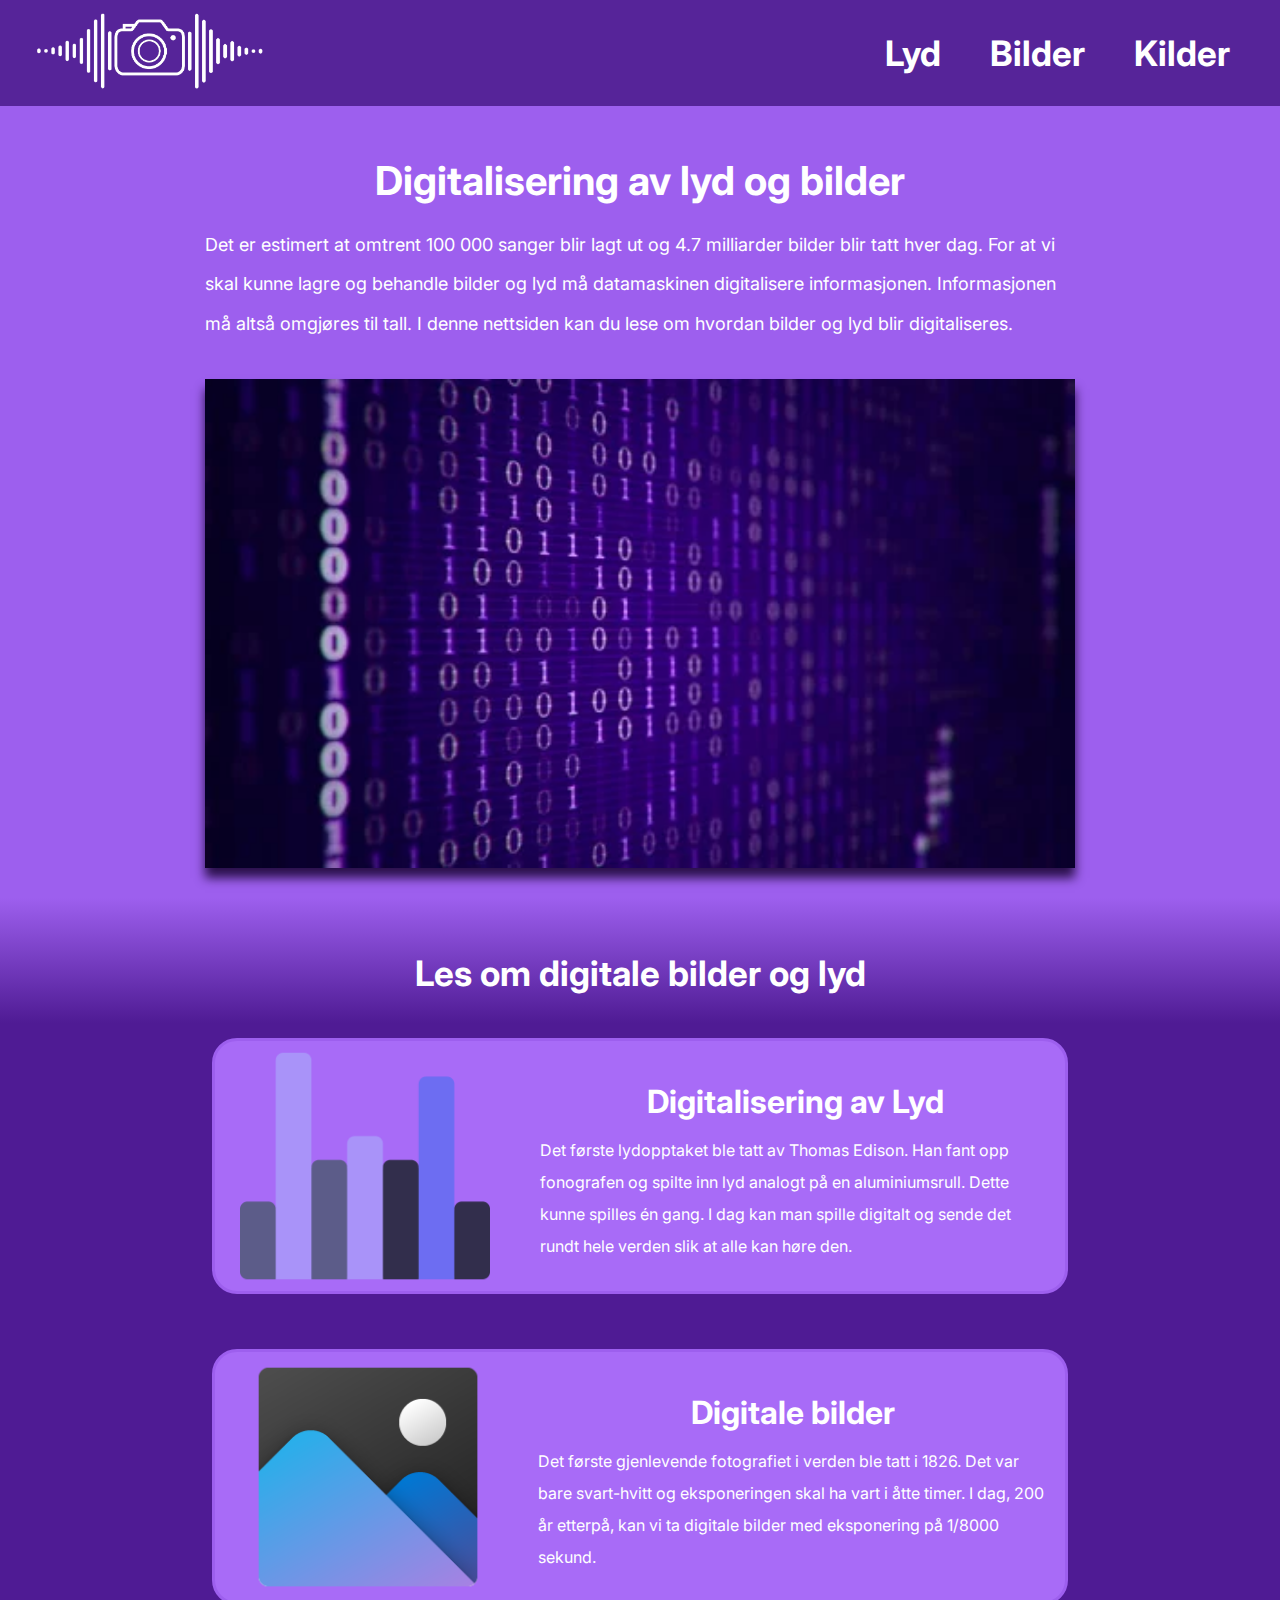
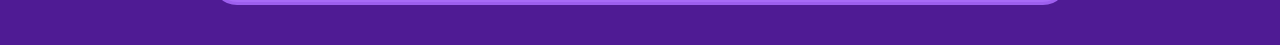
<file: LydBilde/index.html>
<!DOCTYPE html>
<html lang="no">
<head>
    <meta charset="UTF-8">
    <meta http-equiv="X-UA-Compatible" content="IE=edge">
    <meta name="viewport" content="width=device-width, initial-scale=1.0">
    <title>LydBilde</title>
    <link rel="stylesheet" href="hoved.css">
    <link rel="preconnect" href="https://fonts.googleapis.com">
    <link rel="preconnect" href="https://fonts.gstatic.com" crossorigin>
    <link href="https://fonts.googleapis.com/css2?family=Inter&display=swap" rel="stylesheet">
</head>
<body>
    <header>
        <a href="index.html">
        <img src="Bilder/LOOOOGOOOOOO.png" alt="">
        </a>
        <nav>
            <a href="lyd.html">Lyd</a>
            <a href="bilde.html">Bilder</a>
            <a href="kilder.html">Kilder</a>
        </nav>

        <div class="hamburger">
            <span class="bar"></span>
            <span class="bar"></span>
            <span class="bar"></span>
        </div>

    </header>

    <main>
        <img src="Bilder/binary.jpg" alt="">

        <article>
           <h1>Digitalisering av lyd og bilder</h1>
           <p>Det er estimert at omtrent 100 000 sanger blir lagt ut og 4.7 milliarder bilder blir tatt hver dag. For at vi skal kunne lagre og behandle bilder og lyd må datamaskinen digitalisere informasjonen. Informasjonen må altså omgjøres til tall. I denne nettsiden kan du lese om hvordan bilder og lyd blir digitaliseres. </p>
       </article>

   </main>

   <div id="gradient">
    <br><br><br>
    <h2>Les om digitale bilder og lyd</h2>
   </div>

   <article class="siste">
   <div class="navbox">

    <a href="lyd.html">
    <div class="box">
        <img id="digaudio" src="Bilder/brur.png" alt="Bilde av en lydbølge">
        
        <div class="info">
         <h1>Digitalisering av Lyd</h1>   
        <p>Det første lydopptaket ble tatt av Thomas Edison. Han fant opp fonografen og spilte inn lyd analogt på en aluminiumsrull. Dette kunne spilles én gang.  I dag kan man spille digitalt og sende det rundt hele verden slik at alle kan høre den.</p>
        </div>
    </div>
    </a>

    <a href="bilde.html">
    <div class="box">
        <img  id="digbilde" src="Bilder/digitalebilder.png" alt="Bilde av photoshop logoen">

        <div class="info">
        <h1>Digitale bilder</h1>

        <p>Det første gjenlevende fotografiet i verden ble tatt i 1826. Det var bare svart-hvitt og eksponeringen skal ha vart i åtte timer. I dag, 200 år etterpå, kan vi ta digitale bilder med eksponering på 1/8000 sekund.
        </p>
        </div>
    </div>
   </a>

   </div>
    </article>

    <script src="hamburger.js"></script>
</body>
</html>
</file>
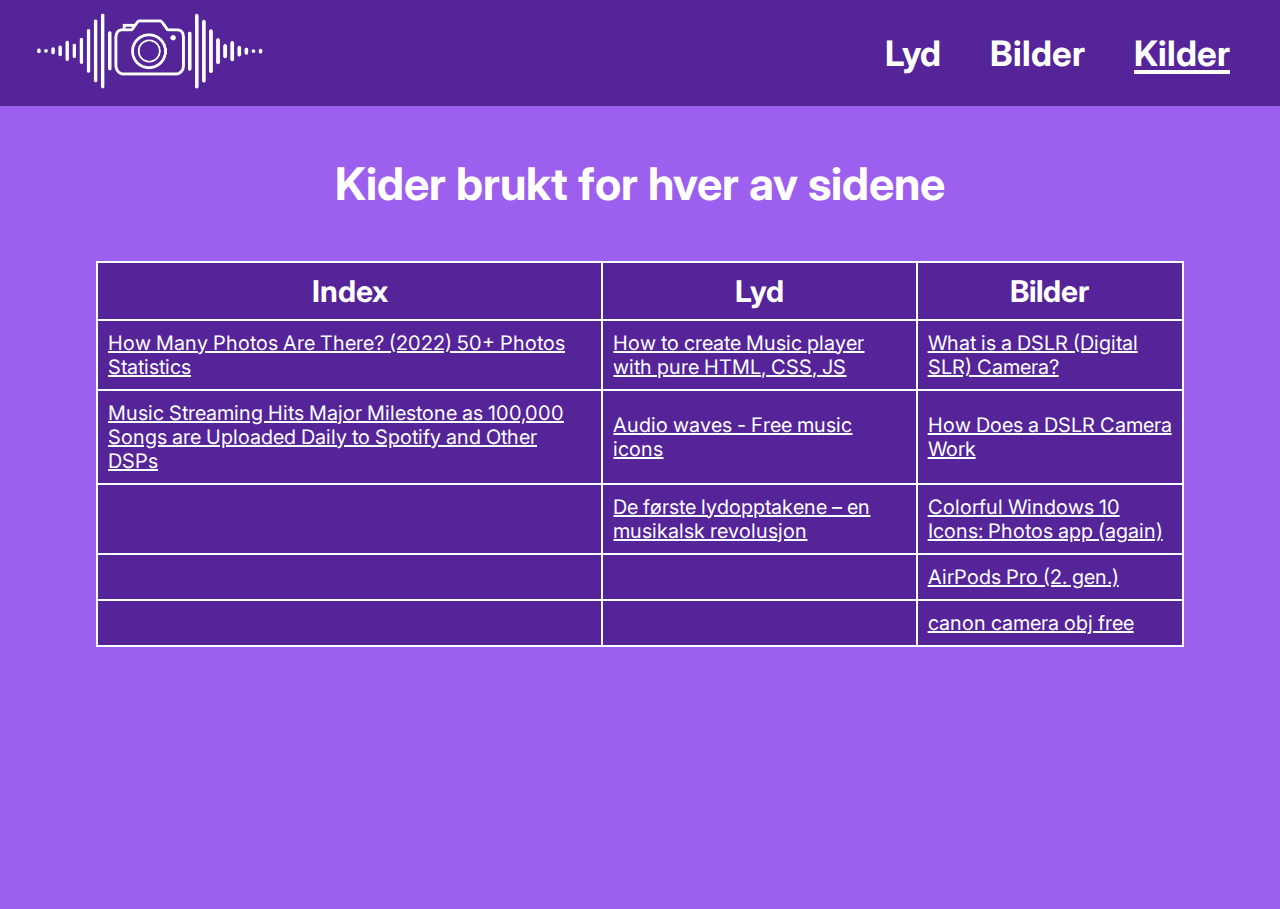
<file: LydBilde/kilder.html>
<!DOCTYPE html>
<html lang="no">
<head>
    <meta charset="UTF-8">
    <meta http-equiv="X-UA-Compatible" content="IE=edge">
    <meta name="viewport" content="width=device-width, initial-scale=1.0">
    <title>kilder</title>
    <link rel="stylesheet" href="kilder.css">
    <link rel="preconnect" href="https://fonts.googleapis.com">
    <link rel="preconnect" href="https://fonts.gstatic.com" crossorigin>
    <link href="https://fonts.googleapis.com/css2?family=Inter&display=swap" rel="stylesheet">
</head>
<body>
    <header>
        <a href="index.html">
        <img src="Bilder/LOOOOGOOOOOO.png" alt="">
        </a>

        <nav>
            <a href="lyd.html">Lyd</a>
            <a href="bilde.html">Bilder</a>
            <a id="underline" href="">Kilder</a>
        </nav>

        
        <div class="hamburger">
            <span class="bar"></span>
            <span class="bar"></span>
            <span class="bar"></span>
        </div>
    </header>

    <h1>Kider brukt for hver av sidene</h1>

    <div class="kildeliste">
        
        <table>
            <thead>
                <tr>
                    <th>Index</th>
                    <th>Lyd</th>
                    <th>Bilder</th>
                </tr>
            </thead>
            <tbody>
                <tr>
                    <td>
                        <a href="https://photutorial.com/photos-statistics/">How Many Photos Are There? (2022) 50+ Photos Statistics</a>
                    </td>
                    <td>
                        <a href="https://www.youtube.com/watch?v=Zf_psaJ-wP4&t=70s">How to create Music player with pure HTML, CSS, JS</a>
                    </td>
                    <td>
                        <a href="https://photographylife.com/what-is-a-dslr">What is a DSLR (Digital SLR) Camera?</a>
                    </td>
                </tr>
                <tr>
                    <td>
                        <a href="https://variety.com/2022/music/news/new-songs-100000-being-released-every-day-dsps-1235395788/">Music Streaming Hits Major Milestone as 100,000 Songs are Uploaded Daily to Spotify and Other DSPs</a>
                    </td>
                    <td>
                        <a href="https://www.flaticon.com/free-icon/audio-waves_5580131?related_id=5580041&origin=search">Audio waves - Free music icons</a>
                    </td>
                    <td>
                        <a href="https://www.youtube.com/watch?v=W34sLbAsFhM">How Does a DSLR Camera Work</a>
                    </td>
                </tr>
                <tr>
                    <td>
                        
                    </td>
                    <td>
                        <a href="https://www.nb.no/historier-fra-samlingen/oppfinnelsen-som-revolusjonerte-musikkforskningen/">De første lydopptakene – en musikalsk revolusjon</a>
                    </td>
                    <td>
                        <a href="https://winaero.com/colorful-windows-10-icons-photos-app-again/">Colorful Windows 10 Icons: Photos app (again)</a>
                    </td>
                </tr>
                <tr>
                    <td>
                        
                    </td>
                    <td>
                        
                    </td>
                    <td>
                        <a href="https://www.apple.com/no/airpods-pro/">AirPods Pro (2. gen.)</a>
                    </td>
                </tr>
                <tr>
                    <td>
                        
                    </td>
                    <td>
                        
                    </td>
                    <td>
                        <a href="https://www.turbosquid.com/3d-models/canon-camera-obj-free/1138743">canon camera obj free</a>
                    </td>
                </tr>

            </tbody>

        </table>

    </div>
    <script src="hamburger.js"></script>
</body>
</html>
</file>
<file: LydBilde/hoved.css>
*{
    margin:0px;
    padding:0px;
    box-sizing: border-box;
}

body{
    background-color:#9d5fee;
}


header{
    display:flex;
    justify-content:space-between;
    background-color:#562499;
}


header > a > img{
    width:230px;
    margin-left:35px;
    padding:10px 0px;
    filter:invert(1);
}

nav{
    font-family: 'Inter', sans-serif;
    font-size:35px;
    margin: auto 30px;
}



nav > a{
    margin: 0px 20px;
    color:white;
    font-weight: bold;
    text-decoration: none;
    position:relative;
}

nav > a::before{
    position:absolute;
    content:"";
    background-color:white;
    height:4px;
    width:0%;
    bottom:0;
    transition-property:width;
    transition-duration:250ms;
}

nav > a:hover::before{
    width:100%;
}



.hamburger{
    display:none;
    cursor:pointer;
    margin:auto 30px;
}

.bar{
    display:block;
    width:50px;
    height:6px;
    margin:12px auto;
    -webkit-transition: all 0,3s ease-in-out;
    transition: all 0.3s ease-in-out;
    background-color:white;
    border-radius:10px;

}







main{
    display:flex;
    flex-direction:row;
    align-items:center;
    justify-content:space-between;
    width:85%;
    margin:30px auto;
}



main > article{
    width:90%;
    margin-left:40px;
}

main > article > h1{
    color:white;
    font-size:45px;
    font-family: 'Inter', sans-serif;
    margin: 20px 0px;
}

main > article > p{
    color:white;
    font-family: 'Inter', sans-serif;
    line-height:2.2;
    font-size:18px;
}


main > img{
    margin-top:35px;
    width:70%;
    box-shadow: 0 10px 10px 0 #2b114c;
}

#gradient{
    width:100%;
    height:125px;
    background: linear-gradient(#9d5fee, #4F1B94);
}

#gradient > h2{
    text-align:center;
    font-family: 'Inter', sans-serif;
    color:white;
    font-size:35px;
}

.siste{
    background-color:#4F1B94;
    height:100%;
    width:100%;
}

.navbox{
    display:flex;
    justify-content: space-evenly;
}


.box{
    display:flex;
    align-items:center;
    justify-content: space-around;
    margin:20px 20px;
    border: solid 3px #9d5fee;
    border-radius:25px;
    background-color:#a86bf7;
    transition:ease-in 0.3s;
    color:white;
    font-size:13px;
    line-height:2;
    font-family: 'Inter', sans-serif;
    cursor:pointer;
}



.box:hover{
    background-color:#c298f9;
}

.box > img {
    width:250px;
    height:250px;
    margin:0px 10px;
    
}


.box > #digaudio{
    margin-right:20px;
}

.info{
    display:flex;
    flex-direction:column;
    align-items:center;
    width:50%
}

.navbox > a{
    text-decoration:none;
    width:45%;
    height:100%;
    padding-bottom:50px;
    padding-top:20px;
}



@media(max-width:1500px){
    main > article > h1{
        font-size:35px;
    }
}

@media(max-width:1280px){
    main > article > h1{
        font-size:40px;
    }

    .navbox > a{
        width:70%;
        padding-bottom:40px;
        padding-top:15px;
    }


    .navbox{
        flex-direction:column;
        align-items:center;
        justify-content: center;;
    }


    .box{
        font-size:16px;
        margin:0px 20px;
    }

    .box > img {
        width:250px;
        height:250px;

        
    }

    .box > .info{
        width:60%;
    }

    main{
        flex-direction:column-reverse;
    }

    main > img{
        width:80%;
    }


    main > article{
        width:80%;
        margin:0px;
    }

    main > article >h1{
        text-align: center;
    }

}

@media(max-width:820px){

    main{
        width:100%
    }

    .navbox > a{
        width:65%;
    }

    .box{
        flex-direction:column-reverse;
    }

    .box > .info{
        width:90%; 
        text-align:center;
        padding:10px;
    }

    .box > img{
        height:fit-content;
        width:90%;
    }


}

@media(max-width:768px){
    .hamburger{
        display:block;
    }

    .hamburger.active .bar:nth-child(2){
        opacity:0;
    }

    .hamburger.active .bar:nth-child(1){
        transform:translateY(18px) rotate(45deg);
    }

    
    .hamburger.active .bar:nth-child(3){
        transform:translateY(-18px) rotate(-45deg);
    }

    nav{
        display:flex;
        position:absolute;
        left:-100%;
        top:100px;
        gap:0;
        flex-direction:column;
        background-color:#562499;
        width:100%;
        text-align: center;
        transition:0.2s;
        margin:0;
    }

    nav > a {
        margin:0px;
        border-top: solid;
        border-width:2px;
        border-color:white;
        padding-top:30px;
        padding-bottom:30px;
    }

    nav.active{
        left:0;
    }

    nav a:nth-child(3){
        border-bottom: solid;
        border-width:2px;
        border-color:white;
        padding-bottom:30px;
        margin:0;
    }

    nav > a::before{
        height:0;
    }
}


@media(max-width:650px){

    .navbox > a{
        width:100%;
    }

    .navbox > a:nth-child(1){
        margin-top:30px;
    }

    

    .box > .info{
        width:100%;
    }

    .box > img{
        width:100%;
        height: fit-content;
    }

    .box > #digaudio {
        width:95%;
    }

}
</file>
<file: LydBilde/kilder.css>
*{
    margin:0px;
    padding:0px;
    box-sizing: border-box;
}

body{
    background-color:#9d5fee;
    height:101vh;
}

header{
    display:flex;
    justify-content:space-between;
    background-color:#562499;
}

header > a > img{
    width:230px;
    margin-left:35px;
    padding:10px 0px;
    filter:invert(1);
}

nav{
    font-family: 'Inter', sans-serif;
    font-size:35px;
    margin: auto 30px;
}



nav > a{
    margin: 0px 20px;
    color:white;
    font-weight: bold;
    text-decoration: none;
    position:relative;
}

nav > a::before{
    position:absolute;
    content:"";
    background-color:white;
    height:4px;
    width:0%;
    bottom:0;
    transition-property:width;
    transition-duration:250ms;
}

nav > a:hover::before{
    width:100%;
}


nav > #underline::before{
    width:100%;
}


.hamburger{
    display:none;
    cursor:pointer;
    margin:auto 30px;
}

.bar{
    display:block;
    width:50px;
    height:6px;
    margin:12px auto;
    -webkit-transition: all 0,3s ease-in-out;
    transition: all 0.3s ease-in-out;
    background-color:white;
    border-radius:10px;

}






h1{
    text-align:center;
    font-size: 45px;
    font-family: 'Inter', sans-serif;
    margin: 50px 20px;
    color:white;
}

table{
    border-collapse:collapse;
    margin:50px auto;
    background-color:#562499;
    color:white;
    width:85%;
}


table > tr, th, td{
    border:solid 2px white;
    padding:10px 10px;
}

table > thead{
    font-size:30px;
    font-family: 'Inter', sans-serif;
}

table > tbody{
    font-size:20px;
}

table > tbody > tr > td > a{
    font-size:20px;
    color:white;
    font-family: 'Inter', sans-serif;
}

@media(max-width:768px){
    .hamburger{
        display:block;
    }

    .hamburger.active .bar:nth-child(2){
        opacity:0;
    }

    .hamburger.active .bar:nth-child(1){
        transform:translateY(18px) rotate(45deg);
    }

    
    .hamburger.active .bar:nth-child(3){
        transform:translateY(-18px) rotate(-45deg);
    }

    nav{
        display:flex;
        position:absolute;
        left:-100%;
        top:100px;
        gap:0;
        flex-direction:column;
        background-color:#562499;
        width:100%;
        text-align: center;
        transition:0.2s;
        margin:0;
    }

    nav > a {
        margin:0px;
        border-top: solid;
        border-width:2px;
        border-color:white;
        padding-top:30px;
        padding-bottom:30px;
    }

    nav.active{
        left:0;
    }

    nav a:nth-child(3){
        border-bottom: solid;
        border-width:2px;
        border-color:white;
        padding-bottom:30px;
        margin:0;
    }

    nav > a::before{
        height:0;
    }
}
</file>
